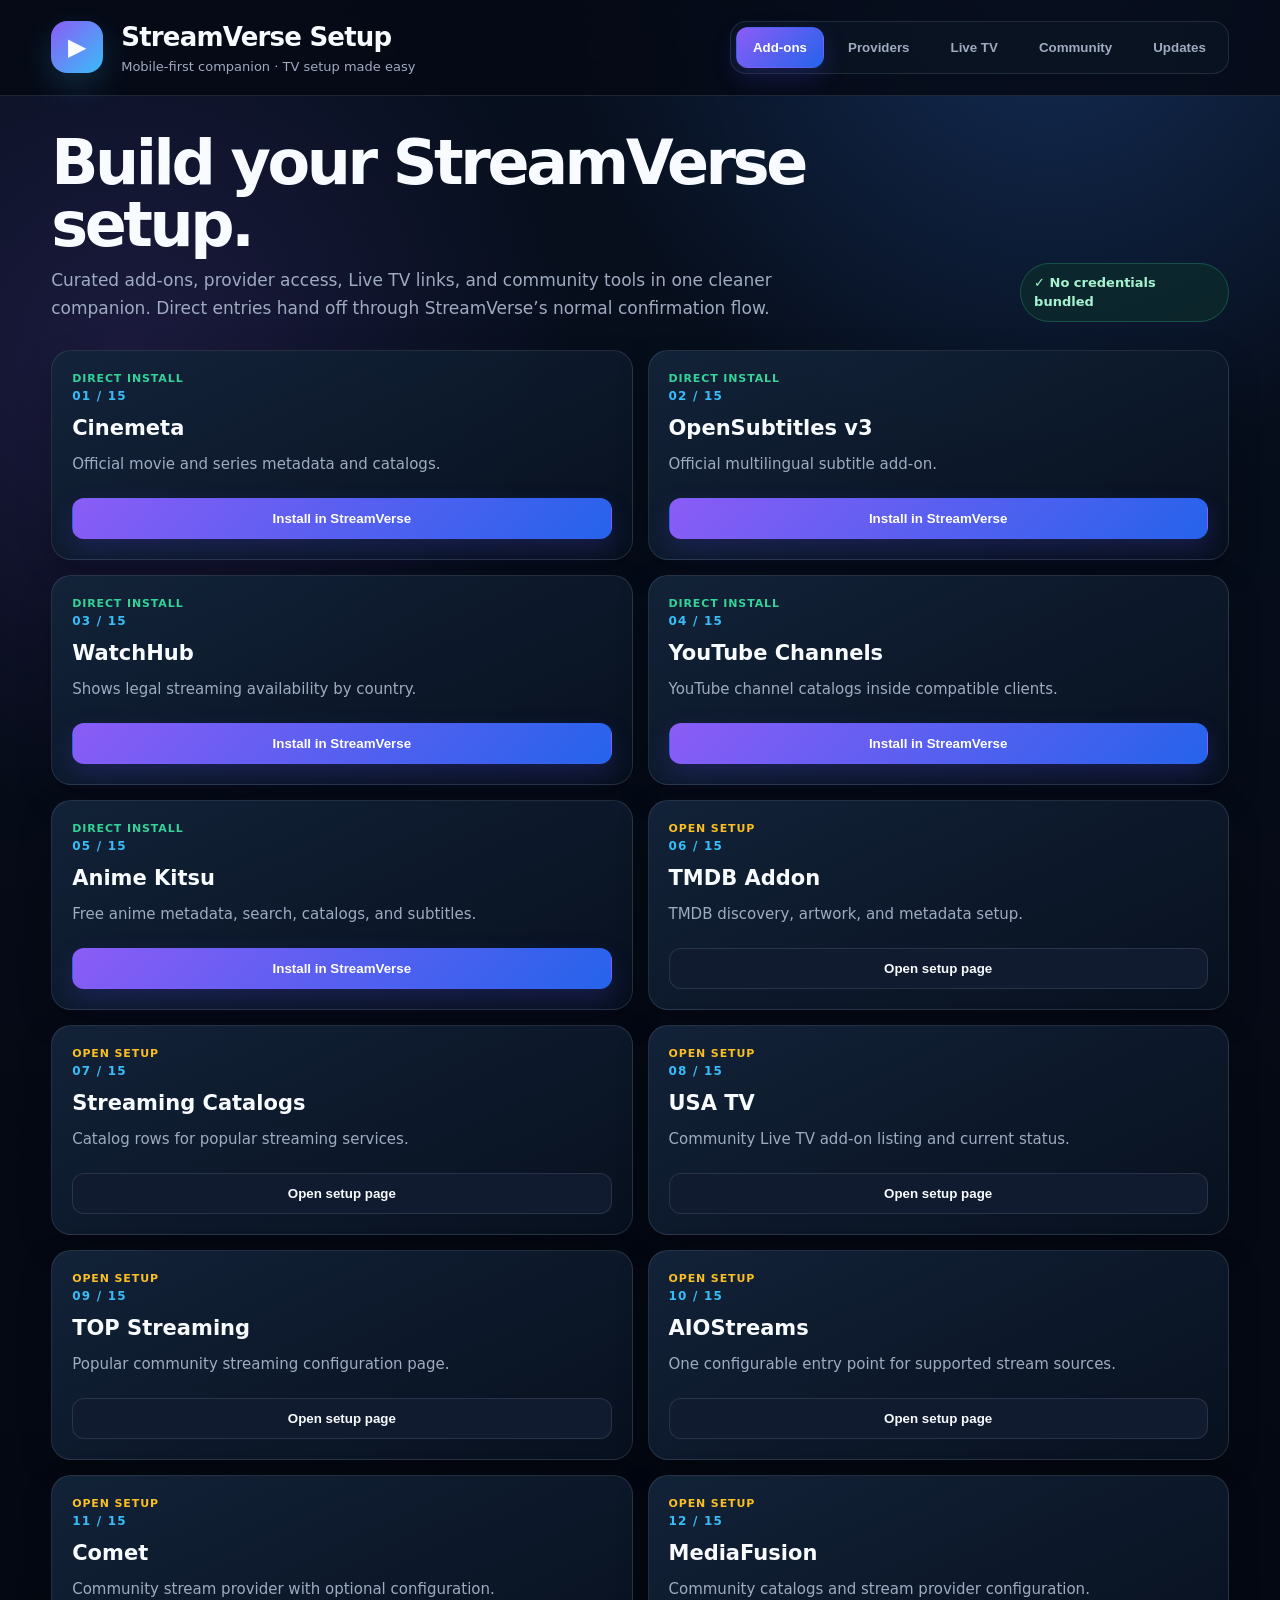
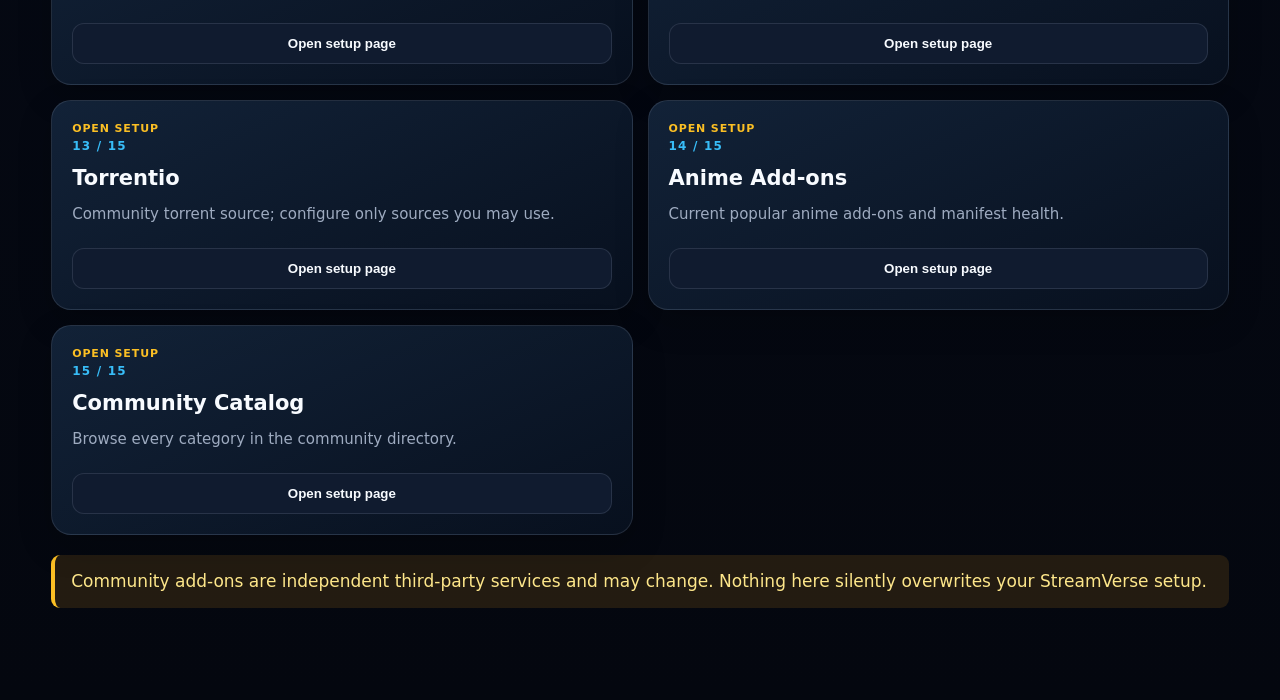
<file: app/src/main/assets/index.html>
<!doctype html>
<html lang="en">
<head>
  <meta charset="utf-8">
  <meta name="viewport" content="width=device-width,initial-scale=1,maximum-scale=1,viewport-fit=cover">
  <title>StreamVerse Setup</title>
  <style>
    :root{color-scheme:dark;--bg:#050914;--panel:#101b2f;--panel2:#162742;--line:rgba(148,163,184,.18);--cyan:#38bdf8;--violet:#8b5cf6;--blue:#2563eb;--text:#f8fbff;--muted:#9eabc0;--ok:#34d399;--warn:#fbbf24;--shadow:0 24px 70px rgba(0,0,0,.34)}
    *{box-sizing:border-box}html{scroll-behavior:smooth}body{margin:0;min-height:100vh;color:var(--text);font:17px/1.5 system-ui,-apple-system,BlinkMacSystemFont,"Segoe UI",sans-serif;background:radial-gradient(circle at 82% 0%,rgba(59,130,246,.24),transparent 30rem),radial-gradient(circle at 10% 16%,rgba(139,92,246,.16),transparent 28rem),linear-gradient(180deg,#07101f 0%,var(--bg) 50%,#04070f 100%)}
    header{position:sticky;top:0;z-index:10;display:flex;align-items:center;gap:18px;padding:18px 4vw;background:rgba(5,9,20,.82);border-bottom:1px solid var(--line);backdrop-filter:blur(20px)}
    .logo{width:52px;height:52px;border-radius:16px;background:linear-gradient(135deg,var(--violet),var(--cyan));display:grid;place-items:center;font-size:24px;box-shadow:0 12px 30px rgba(56,189,248,.18)}.title{font-size:26px;font-weight:900;letter-spacing:-.03em}.sub{color:var(--muted);font-size:13px}
    nav{margin-left:auto;display:flex;gap:7px;padding:5px;border:1px solid var(--line);border-radius:16px;background:rgba(12,22,38,.7)}.nav,.button{border:1px solid transparent;background:transparent;color:var(--muted);border-radius:12px;padding:12px 16px;font-weight:800;cursor:pointer}.nav.active,.button.primary{color:#fff;background:linear-gradient(135deg,var(--violet),var(--blue));box-shadow:0 10px 24px rgba(79,70,229,.22)}.button.secondary{background:var(--panel);border-color:var(--line);color:var(--text)}
    button:focus,a:focus,input:focus{outline:3px solid var(--cyan);outline-offset:3px}.page{display:none;padding:36px 4vw 72px;max-width:1400px;margin:auto}.page.active{display:block}.hero{display:flex;justify-content:space-between;gap:24px;align-items:end;margin-bottom:28px}.hero h1{font-size:clamp(34px,5vw,62px);line-height:1;letter-spacing:-.055em;margin:0 0 10px}.hero p{margin:0;color:var(--muted);max-width:760px;line-height:1.65}
    .badge{display:inline-flex;align-items:center;gap:8px;background:rgba(12,43,44,.75);color:#a7f3d0;border:1px solid rgba(52,211,153,.25);padding:9px 13px;border-radius:999px;font-size:13px;font-weight:800}.grid{display:grid;grid-template-columns:repeat(2,minmax(0,1fr));gap:15px}
    .card{background:linear-gradient(155deg,rgba(19,36,58,.94),rgba(8,17,31,.94));border:1px solid var(--line);border-radius:20px;padding:20px;min-height:210px;display:flex;flex-direction:column;box-shadow:0 12px 34px rgba(0,0,0,.2)}.card .num{color:var(--cyan);font-size:12px;font-weight:900;letter-spacing:.1em}.card h2{font-size:21px;margin:8px 0}.card p{color:var(--muted);font-size:15px;margin:0 0 18px}.card .button{margin-top:auto;width:100%}.direct{color:var(--ok);font-size:11px;font-weight:900;letter-spacing:.08em}.setup{color:var(--warn);font-size:11px;font-weight:900;letter-spacing:.08em}
    .provider-grid{display:grid;grid-template-columns:repeat(3,minmax(0,1fr));gap:16px}.provider{background:linear-gradient(155deg,rgba(19,36,58,.96),rgba(8,17,31,.96));border:1px solid var(--line);border-radius:22px;padding:22px;box-shadow:var(--shadow)}.provider-icon{width:58px;height:58px;border-radius:17px;display:grid;place-items:center;font-weight:950;background:linear-gradient(135deg,var(--violet),var(--blue));margin-bottom:18px}.provider h2{margin:0 0 8px}.provider p{color:var(--muted);min-height:72px}.provider .button{width:100%;margin-top:8px}
    .panel{max-width:920px;background:linear-gradient(150deg,rgba(17,31,52,.94),rgba(8,17,31,.94));border:1px solid var(--line);border-radius:22px;padding:24px;margin-bottom:18px;box-shadow:var(--shadow)}.panel h2{margin-top:0}.field{margin:16px 0}.field label{display:block;font-weight:800;margin-bottom:7px}.field small{color:var(--muted)}input{width:100%;margin-top:7px;background:rgba(4,10,20,.75);border:1px solid rgba(96,125,163,.42);color:#fff;border-radius:13px;padding:15px;font-size:17px}.row{display:flex;gap:10px;flex-wrap:wrap}.note{border-left:4px solid var(--warn);background:rgba(43,33,18,.8);padding:14px 16px;border-radius:9px;color:#fde68a;margin:20px 0}.privacy{border:1px solid rgba(52,211,153,.22);background:rgba(12,43,44,.62);padding:18px;border-radius:18px;color:#b8d7d2;margin-top:18px}.foot{color:var(--muted);font-size:13px;margin-top:24px}
    @media(max-width:1000px){.provider-grid{grid-template-columns:1fr}.grid{grid-template-columns:1fr}}
    @media(max-width:860px){header{align-items:flex-start;flex-wrap:wrap}.title{font-size:22px}nav{width:100%;margin:0;overflow:auto}.nav{white-space:nowrap}.hero{align-items:flex-start;flex-direction:column}.hero h1{font-size:40px}}
  </style>
</head>
<body>
<header>
  <div class="logo">▶</div><div><div class="title">StreamVerse Setup</div><div class="sub">Mobile-first companion · TV setup made easy</div></div>
  <nav><button class="nav active" data-page="addons">Add-ons</button><button class="nav" data-page="providers">Providers</button><button class="nav" data-page="live">Live TV</button><button class="nav" data-page="community">Community</button><button class="nav" onclick="checkUpdates(event)">Updates</button></nav>
</header>

<main id="addons" class="page active">
  <section class="hero"><div><h1>Build your StreamVerse setup.</h1><p>Curated add-ons, provider access, Live TV links, and community tools in one cleaner companion. Direct entries hand off through StreamVerse’s normal confirmation flow.</p></div><span class="badge">✓ No credentials bundled</span></section>
  <div id="addonGrid" class="grid"></div>
  <div class="note">Community add-ons are independent third-party services and may change. Nothing here silently overwrites your StreamVerse setup.</div>
</main>

<main id="providers" class="page">
  <section class="hero"><div><h1>Connect your debrid provider.</h1><p>Open your provider on mobile, sign in, then finish authorization inside StreamVerse. Raw provider tokens are never bundled into this companion.</p></div></section>
  <div class="provider-grid">
    <article class="provider"><div class="provider-icon">RD</div><h2>Real-Debrid</h2><p>Use the device page when StreamVerse displays an authorization code.</p><button class="button primary" onclick="openWeb('https://real-debrid.com/device')">Open device page</button></article>
    <article class="provider"><div class="provider-icon">PM</div><h2>Premiumize</h2><p>Open your Premiumize account and complete the access setup for StreamVerse.</p><button class="button primary" onclick="openWeb('https://www.premiumize.me/account')">Open Premiumize</button></article>
    <article class="provider"><div class="provider-icon">TB</div><h2>TorBox</h2><p>Sign in to TorBox and complete the authorization flow shown by StreamVerse.</p><button class="button primary" onclick="openWeb('https://torbox.app/')">Open TorBox</button></article>
  </div>
  <div class="privacy">Provider credentials stay between you, the provider, and StreamVerse. This companion does not publish or store raw debrid tokens.</div>
</main>

<main id="live" class="page">
  <section class="hero"><div><h1>Live TV setup.</h1><p>Add a Stremio-compatible Live TV manifest and keep your permitted M3U/XMLTV URLs together on this device.</p></div></section>
  <section class="panel">
    <h2>Live TV source</h2>
    <div class="field"><label>Manifest URL <small>— HTTPS and manifest.json</small></label><input id="manifest" inputmode="url" placeholder="https://provider.example/manifest.json"></div>
    <div class="field"><label>M3U playlist URL <small>— stored locally</small></label><input id="m3u" inputmode="url" placeholder="https://provider.example/playlist.m3u"></div>
    <div class="field"><label>XMLTV guide URL <small>— stored locally</small></label><input id="xmltv" inputmode="url" placeholder="https://provider.example/guide.xml"></div>
    <div class="row"><button class="button primary" onclick="installLive()">Install manifest</button><button class="button secondary" onclick="saveLive()">Save URLs</button><button class="button secondary" onclick="openLiveDirectory()">Browse Live TV</button></div>
    <p class="foot">Use only playlists and channels you are authorized to access. Raw M3U/XMLTV URLs require a compatible Live TV add-on.</p>
  </section>
</main>

<main id="community" class="page">
  <section class="hero"><div><h1>Community resources.</h1><p>Open the current Stremio and Nuvio directories directly from the companion.</p></div></section>
  <div class="grid">
    <article class="card"><span class="direct">DIRECTORY</span><h2>Stremio Community Add-ons</h2><p>Browse the current catalog, categories, manifest status, and configuration pages.</p><button class="button primary" onclick="openWeb('https://stremio-addons.net/addons')">Open Stremio directory</button></article>
    <article class="card"><span class="direct">NUVIO</span><h2>Nuvio Add-ons</h2><p>Open Nuvio’s official site and compatible add-on resources.</p><button class="button primary" onclick="openWeb('https://nuvio.tv/')">Open Nuvio</button></article>
    <article class="card"><span class="setup">OPTIONAL</span><h2>18+ directory</h2><p>Kept outside the default curated list and never installed automatically.</p><button class="button secondary" onclick="openWeb('https://stremio-addons.net/addons?categories=18%2B&sort=popular')">Open category</button></article>
  </div>
</main>

<script>
const addons=[
 {n:'Cinemeta',d:'Official movie and series metadata and catalogs.',kind:'direct',url:'https://v3-cinemeta.strem.io/manifest.json'},
 {n:'OpenSubtitles v3',d:'Official multilingual subtitle add-on.',kind:'direct',url:'https://opensubtitles-v3.strem.io/manifest.json'},
 {n:'WatchHub',d:'Shows legal streaming availability by country.',kind:'direct',url:'https://watchhub.strem.io/manifest.json'},
 {n:'YouTube Channels',d:'YouTube channel catalogs inside compatible clients.',kind:'direct',url:'https://v3-channels.strem.io/manifest.json'},
 {n:'Anime Kitsu',d:'Free anime metadata, search, catalogs, and subtitles.',kind:'direct',url:'https://anime-kitsu.strem.fun/manifest.json'},
 {n:'TMDB Addon',d:'TMDB discovery, artwork, and metadata setup.',kind:'setup',url:'https://stremio-addons.net/addons?search=The%20Movie%20Database'},
 {n:'Streaming Catalogs',d:'Catalog rows for popular streaming services.',kind:'setup',url:'https://stremio-addons.net/addons/streaming-catalogs'},
 {n:'USA TV',d:'Community Live TV add-on listing and current status.',kind:'setup',url:'https://stremio-addons.net/addons/usa-tv'},
 {n:'TOP Streaming',d:'Popular community streaming configuration page.',kind:'setup',url:'https://stremio-addons.net/addons/top-streaming'},
 {n:'AIOStreams',d:'One configurable entry point for supported stream sources.',kind:'setup',url:'https://stremio-addons.net/addons/aiostreams'},
 {n:'Comet',d:'Community stream provider with optional configuration.',kind:'setup',url:'https://stremio-addons.net/addons/comet'},
 {n:'MediaFusion',d:'Community catalogs and stream provider configuration.',kind:'setup',url:'https://stremio-addons.net/addons/mediafusion-elfhosted'},
 {n:'Torrentio',d:'Community torrent source; configure only sources you may use.',kind:'setup',url:'https://stremio-addons.net/addons/torrentio'},
 {n:'Anime Add-ons',d:'Current popular anime add-ons and manifest health.',kind:'setup',url:'https://stremio-addons.net/addons?categories=anime&sort=popular'},
 {n:'Community Catalog',d:'Browse every category in the community directory.',kind:'setup',url:'https://stremio-addons.net/addons/stremio-addons.net'}
];
const grid=document.getElementById('addonGrid');
addons.forEach((a,i)=>{const el=document.createElement('article');el.className='card';el.innerHTML=`<span class="${a.kind==='direct'?'direct':'setup'}">${a.kind==='direct'?'DIRECT INSTALL':'OPEN SETUP'}</span><span class="num">${String(i+1).padStart(2,'0')} / 15</span><h2>${a.n}</h2><p>${a.d}</p><button class="button ${a.kind==='direct'?'primary':'secondary'}">${a.kind==='direct'?'Install in StreamVerse':'Open setup page'}</button>`;el.querySelector('button').onclick=()=>a.kind==='direct'?install(a.url):openWeb(a.url);grid.appendChild(el)});
document.querySelectorAll('.nav[data-page]').forEach(b=>b.onclick=()=>{document.querySelectorAll('.nav,.page').forEach(x=>x.classList.remove('active'));b.classList.add('active');document.getElementById(b.dataset.page).classList.add('active');window.scrollTo(0,0)});
function hasBridge(){return typeof StreamVerseSetup!=='undefined'}
function install(url){if(hasBridge())StreamVerseSetup.installManifest(url);else location.href=url.replace('https://','stremio://')}
function openWeb(url){if(hasBridge())StreamVerseSetup.openExternal(url);else window.open(url,'_blank')}
function saveLive(){if(hasBridge())StreamVerseSetup.saveLiveTv(manifest.value,m3u.value,xmltv.value);else localStorage.setItem('live',JSON.stringify([manifest.value,m3u.value,xmltv.value]))}
function installLive(){saveLive();install(manifest.value)}
function openLiveDirectory(){openWeb('https://stremio-addons.net/addons?categories=live+tv&sort=popular')}
function checkUpdates(event){event.stopPropagation();if(hasBridge())StreamVerseSetup.checkForUpdates()}
try{const saved=hasBridge()?StreamVerseSetup.loadLiveTv().split('\n'):JSON.parse(localStorage.getItem('live')||'["","",""]');[manifest.value,m3u.value,xmltv.value]=saved}catch(e){}
</script>
</body>
</html>
</file>
